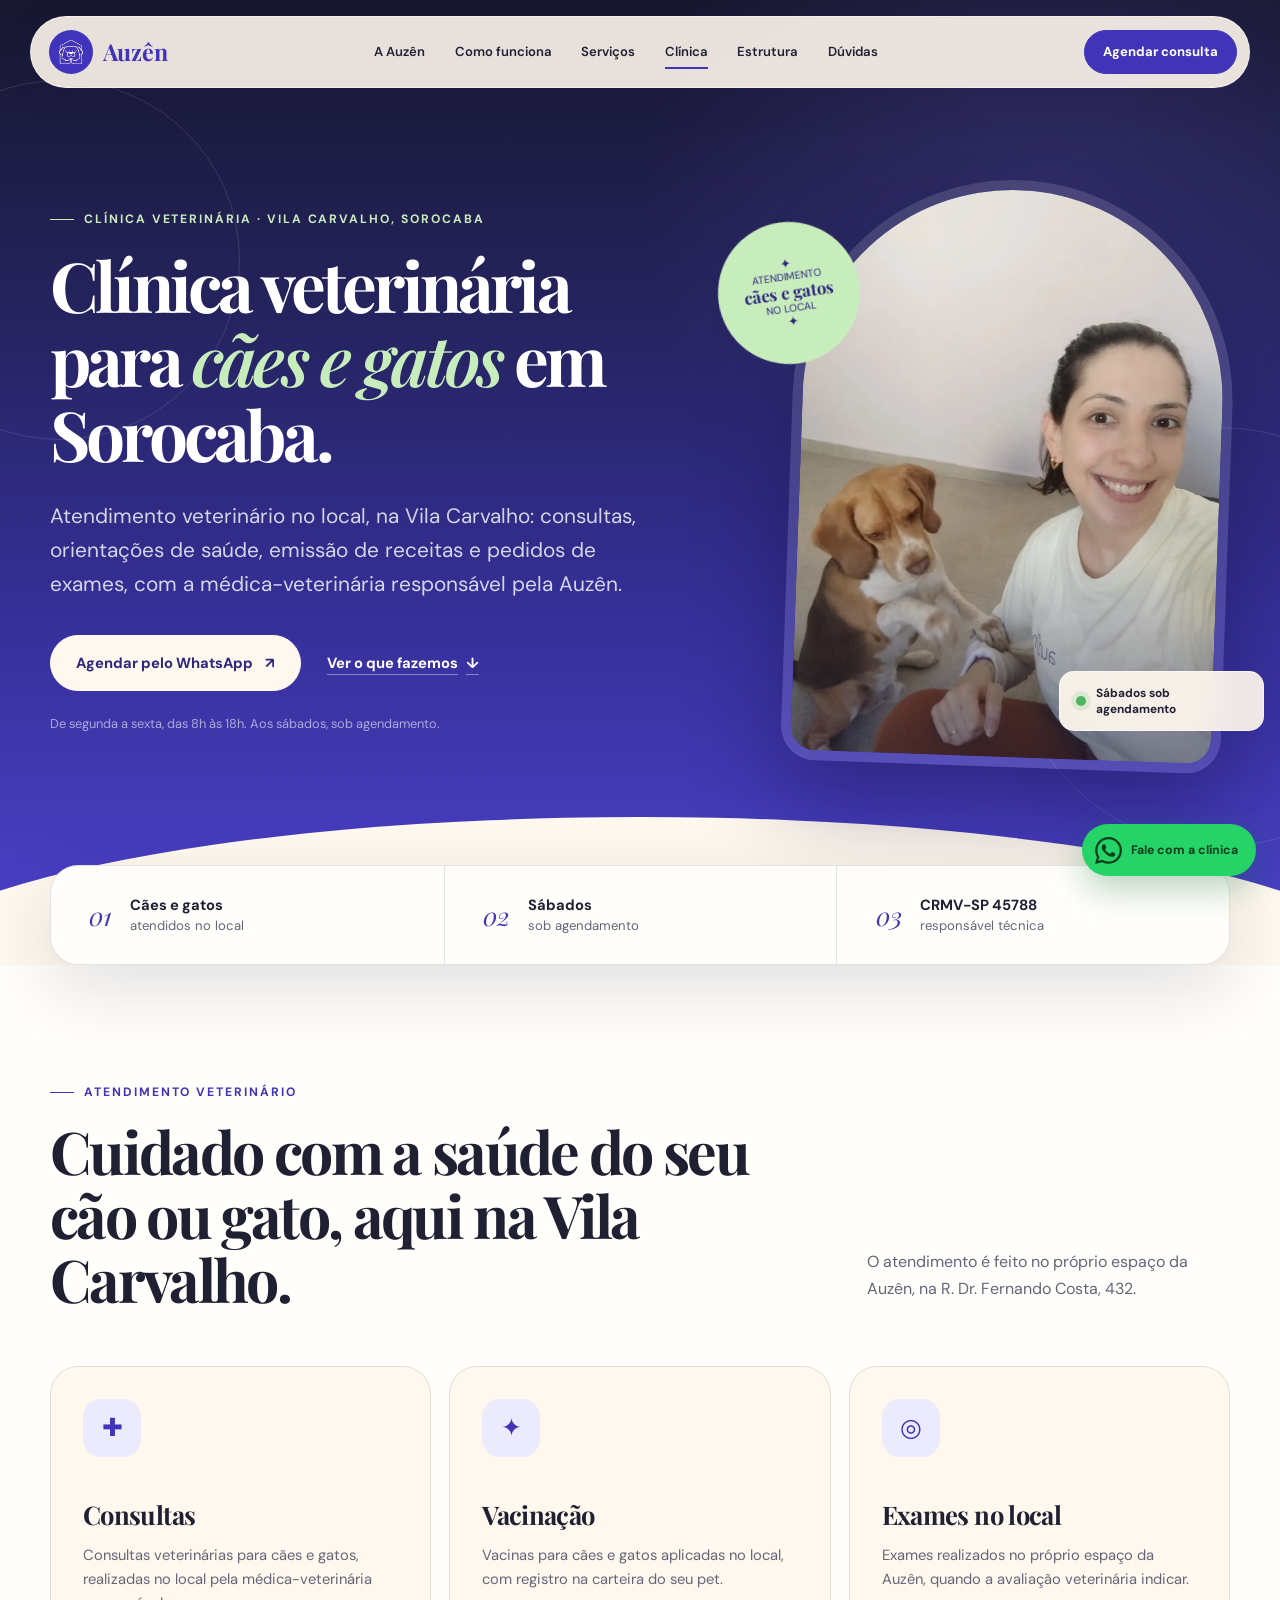
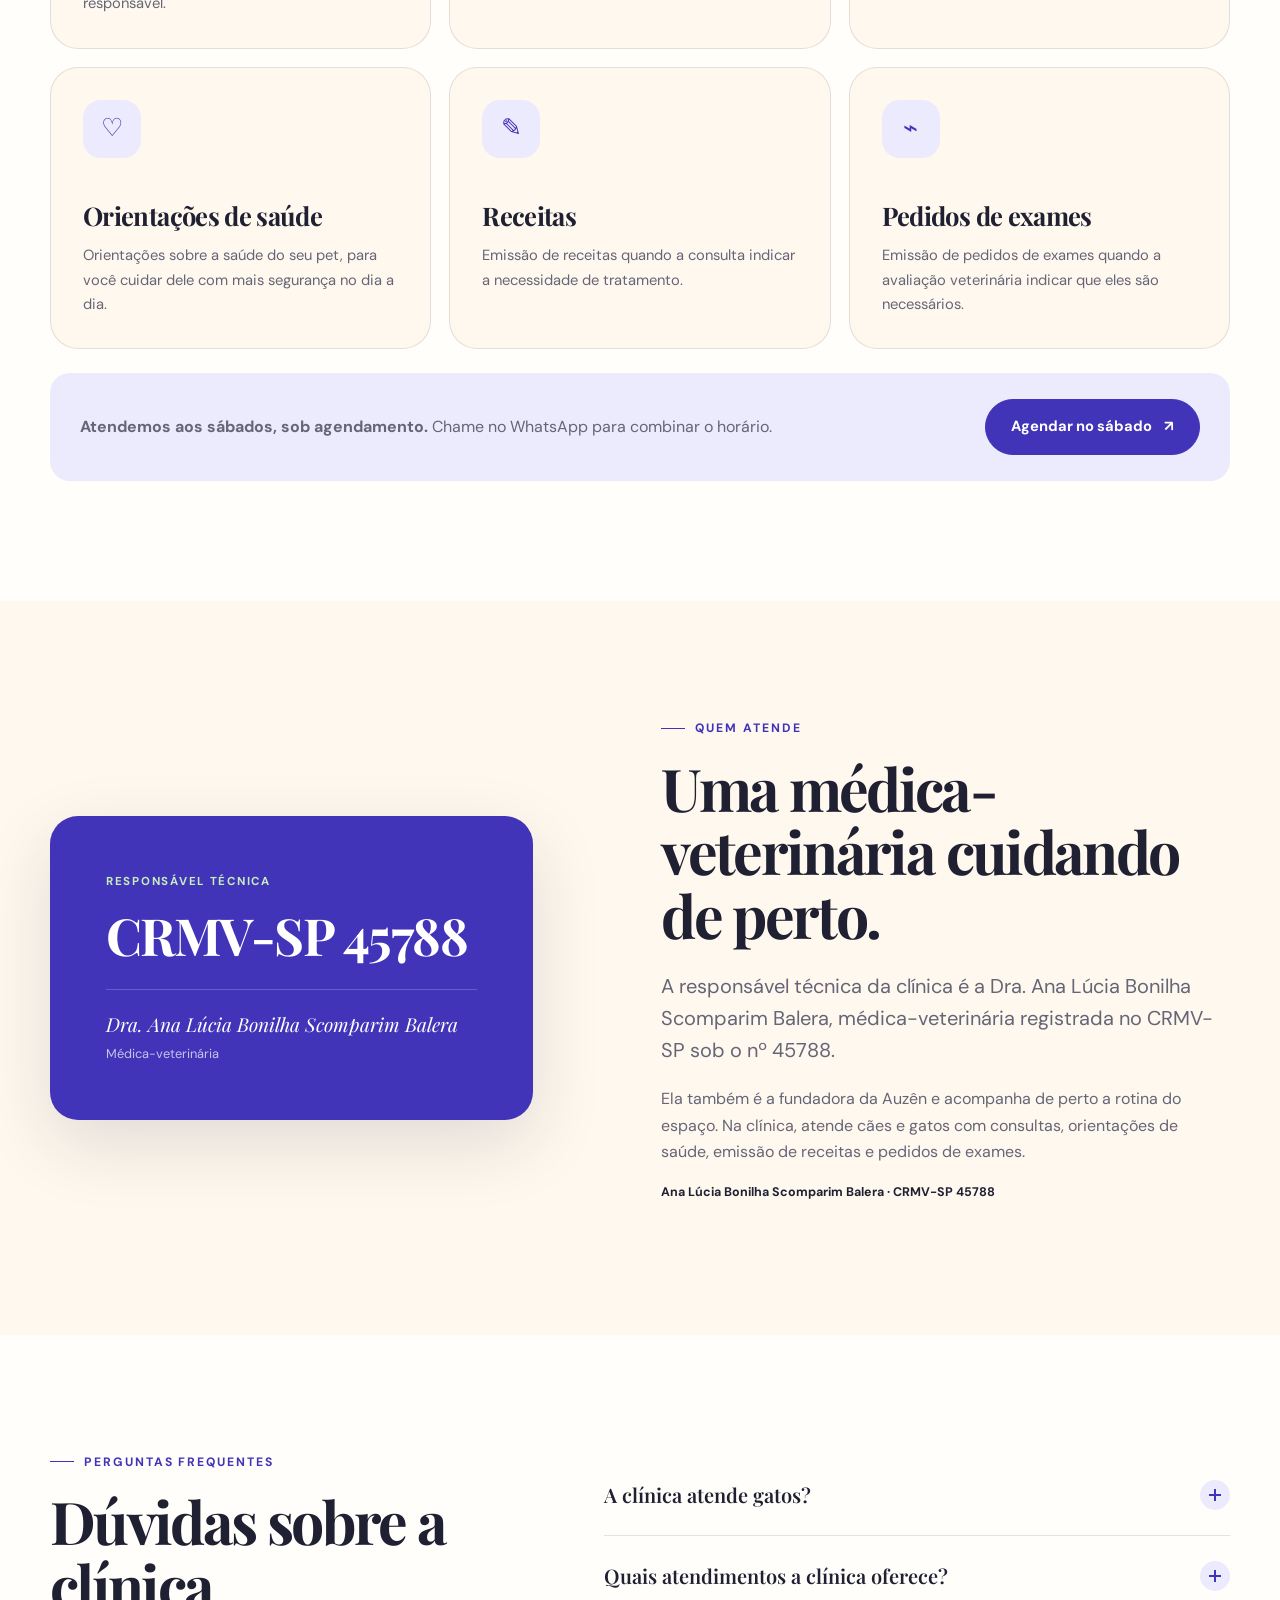
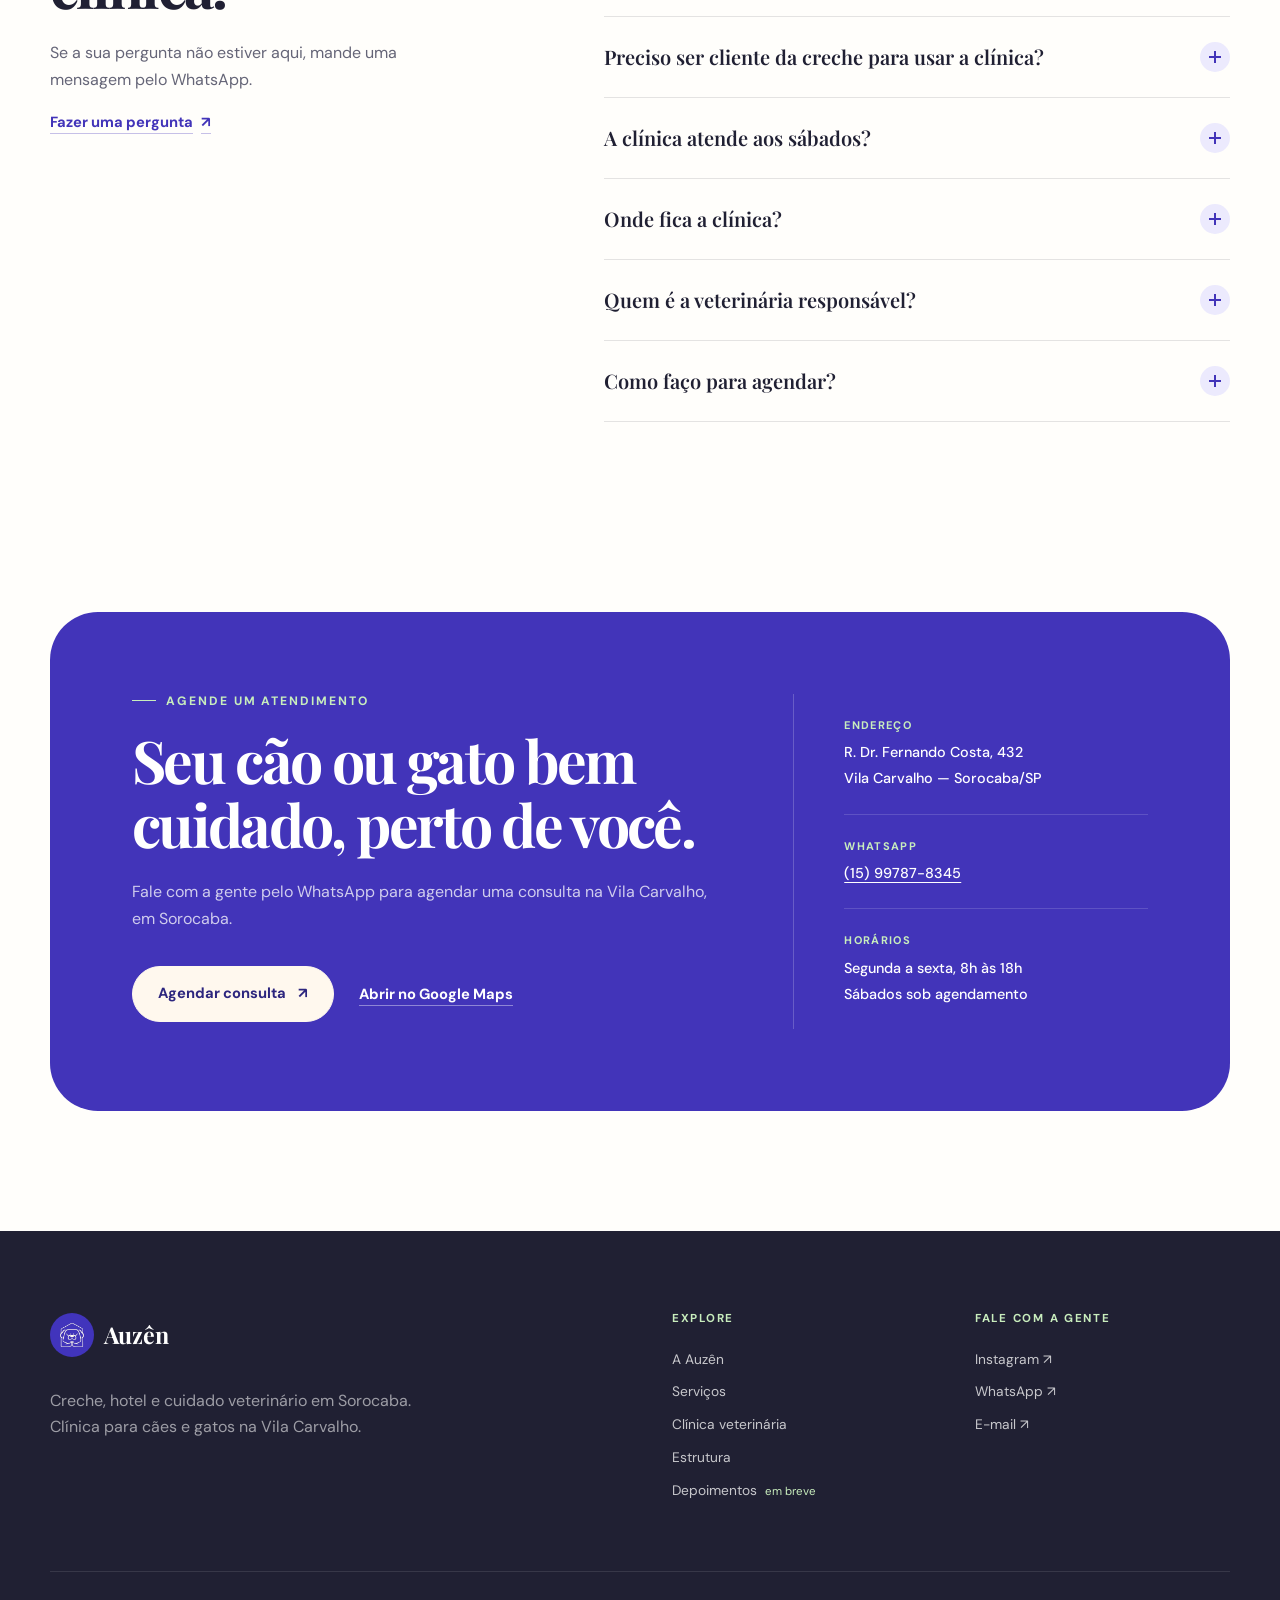
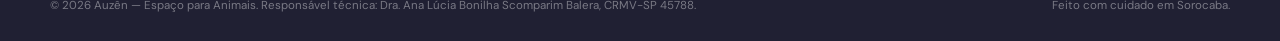
<file: clinica-veterinaria.html>
<!doctype html>
<html lang="pt-BR">
<head>
    <meta charset="utf-8">
    <meta name="viewport" content="width=device-width, initial-scale=1">

    <title>Clínica veterinária na Vila Carvalho, Sorocaba | Cães e gatos | Auzên</title>
    <meta name="description" content="Clínica veterinária em Sorocaba para cães e gatos, na Vila Carvalho: consultas, vacinação, exames no local e orientações de saúde. Atende também quem não é cliente da creche. Sábados sob agendamento.">
    <meta name="robots" content="index, follow, max-image-preview:large">
    <meta name="theme-color" content="#4234b9">
    <link rel="canonical" href="https://auzenpet.com.br/clinica-veterinaria.html">

    <meta property="og:type" content="website">
    <meta property="og:locale" content="pt_BR">
    <meta property="og:site_name" content="Auzên — Espaço para Animais">
    <meta property="og:url" content="https://auzenpet.com.br/clinica-veterinaria.html">
    <meta property="og:title" content="Clínica veterinária para cães e gatos em Sorocaba | Auzên">
    <meta property="og:description" content="Atendimento veterinário para cães e gatos na Vila Carvalho, com a Dra. Ana Lúcia (CRMV-SP 45788). Segunda a sexta, das 8h às 18h; sábados sob agendamento.">
    <meta property="og:image" content="https://auzenpet.com.br/assets/images/ana-e-pet.webp">
    <meta property="og:image:width" content="900">
    <meta property="og:image:height" content="1199">
    <meta property="og:image:alt" content="Dra. Ana Lúcia, médica-veterinária da Auzên, ao lado de um cão">
    <meta name="twitter:card" content="summary_large_image">

    <link rel="icon" type="image/png" href="favicon.png">
    <link rel="apple-touch-icon" href="favicon.png">
    <link rel="preconnect" href="https://fonts.googleapis.com">
    <link rel="preconnect" href="https://fonts.gstatic.com" crossorigin>
    <link href="https://fonts.googleapis.com/css2?family=DM+Sans:wght@400;500;600;700&amp;family=Playfair+Display:ital,wght@0,600;0,700;1,600&amp;display=swap" rel="stylesheet">
    <link rel="preload" href="assets/images/ana-e-pet.webp" as="image" type="image/webp" fetchpriority="high">
    <link rel="stylesheet" href="assets/css/styles.css">

    <script type="application/ld+json">
    {
      "@context": "https://schema.org",
      "@type": ["VeterinaryCare", "LocalBusiness"],
      "@id": "https://auzenpet.com.br/clinica-veterinaria.html#clinica",
      "name": "Auzên — Espaço para Animais",
      "alternateName": "Clínica veterinária Auzên",
      "description": "Atendimento veterinário no local para cães e gatos na Vila Carvalho, em Sorocaba/SP: consultas, vacinação, exames no local, orientações de saúde, receitas e pedidos de exames. Atende também quem não é cliente da creche. De segunda a sexta, das 8h às 18h; aos sábados, sob agendamento.",
      "openingHoursSpecification": [{
        "@type": "OpeningHoursSpecification",
        "dayOfWeek": ["Monday", "Tuesday", "Wednesday", "Thursday", "Friday"],
        "opens": "08:00",
        "closes": "18:00"
      }],
      "url": "https://auzenpet.com.br/clinica-veterinaria.html",
      "image": "https://auzenpet.com.br/assets/images/ana-e-pet.webp",
      "telephone": "+55 15 99787-8345",
      "email": "auzenespacoparaanimais@gmail.com",
      "address": {
        "@type": "PostalAddress",
        "streetAddress": "Rua Dr. Fernando Costa, 432 - Vila Carvalho",
        "addressLocality": "Sorocaba",
        "addressRegion": "SP",
        "addressCountry": "BR"
      },
      "areaServed": {
        "@type": "City",
        "name": "Sorocaba"
      },
      "employee": {
        "@type": "Person",
        "name": "Ana Lúcia Bonilha Scomparim Balera",
        "honorificPrefix": "Dra.",
        "jobTitle": "Médica-veterinária e responsável técnica",
        "identifier": {
          "@type": "PropertyValue",
          "propertyID": "CRMV-SP",
          "value": "45788"
        }
      },
      "hasOfferCatalog": {
        "@type": "OfferCatalog",
        "name": "Atendimento veterinário para cães e gatos",
        "itemListElement": [
          { "@type": "Offer", "itemOffered": { "@type": "Service", "name": "Consulta veterinária para cães e gatos" } },
          { "@type": "Offer", "itemOffered": { "@type": "Service", "name": "Vacinação de cães e gatos" } },
          { "@type": "Offer", "itemOffered": { "@type": "Service", "name": "Exames no local" } },
          { "@type": "Offer", "itemOffered": { "@type": "Service", "name": "Orientações de saúde" } },
          { "@type": "Offer", "itemOffered": { "@type": "Service", "name": "Emissão de receitas" } },
          { "@type": "Offer", "itemOffered": { "@type": "Service", "name": "Pedidos de exames" } }
        ]
      },
      "parentOrganization": {
        "@type": "LocalBusiness",
        "@id": "https://auzenpet.com.br/#auzen",
        "name": "Auzên — Espaço para Animais",
        "url": "https://auzenpet.com.br/"
      },
      "sameAs": ["https://instagram.com/auzenespacopet"]
    }
    </script>
</head>
<body>
    <a class="skip-link" href="#conteudo">Ir para o conteúdo</a>

    <header class="site-header" data-header>
        <div class="header-inner">
            <a class="brand" href="index.html" aria-label="Auzên — página inicial">
                <img src="assets/images/logo-auzen.webp" width="320" height="320" alt="" decoding="async">
                <span>Auzên</span>
            </a>

            <button class="menu-toggle" type="button" aria-expanded="false" aria-controls="menu-principal" data-menu-toggle>
                <span class="sr-only">Abrir menu</span>
                <span></span><span></span><span></span>
            </button>

            <nav id="menu-principal" class="main-nav" aria-label="Navegação principal" data-menu>
                <a href="index.html#essencia">A Auzên</a>
                <a href="index.html#como-funciona">Como funciona</a>
                <a href="index.html#servicos">Serviços</a>
                <a href="clinica-veterinaria.html" aria-current="page">Clínica</a>
                <a href="index.html#estrutura">Estrutura</a>
                <a href="#duvidas">Dúvidas</a>
            </nav>

            <a class="button button-small header-cta" data-cta="clinica-header" href="https://wa.me/5515997878345?text=Ol%C3%A1%2C%20vim%20pela%20p%C3%A1gina%20da%20cl%C3%ADnica%20da%20Auz%C3%AAn%20e%20gostaria%20de%20agendar%20uma%20consulta." target="_blank" rel="noopener noreferrer">
                Agendar consulta
            </a>
        </div>
    </header>

    <main id="conteudo">
        <section class="hero hero-clinic" id="inicio">
            <div class="hero-orb hero-orb-one" aria-hidden="true"></div>
            <div class="hero-orb hero-orb-two" aria-hidden="true"></div>
            <div class="container hero-grid">
                <div class="hero-copy reveal is-visible">
                    <p class="eyebrow eyebrow-light">Clínica veterinária · Vila Carvalho, Sorocaba</p>
                    <h1>Clínica veterinária para <em>cães e gatos</em> em Sorocaba.</h1>
                    <p class="hero-lead">Atendimento veterinário no local, na Vila Carvalho: consultas, orientações de saúde, emissão de receitas e pedidos de exames, com a médica-veterinária responsável pela Auzên.</p>
                    <div class="hero-actions">
                        <a class="button button-cream" data-cta="clinica-hero" href="https://wa.me/5515997878345?text=Ol%C3%A1%2C%20vim%20pela%20p%C3%A1gina%20da%20cl%C3%ADnica%20da%20Auz%C3%AAn%20e%20gostaria%20de%20agendar%20uma%20consulta%20para%20o%20meu%20pet." target="_blank" rel="noopener noreferrer">
                            Agendar pelo WhatsApp
                            <span aria-hidden="true">↗</span>
                        </a>
                        <a class="text-link text-link-light" href="#atendimento">Ver o que fazemos <span aria-hidden="true">↓</span></a>
                    </div>
                    <p class="hero-note">De segunda a sexta, das 8h às 18h. Aos sábados, sob agendamento.</p>
                </div>

                <div class="hero-visual reveal is-visible">
                    <div class="hero-photo-wrap">
                        <img class="hero-photo" src="assets/images/ana-e-pet.webp" width="900" height="1199" alt="Dra. Ana Lúcia, médica-veterinária da Auzên, ao lado de um cão" fetchpriority="high">
                    </div>
                    <div class="hero-stamp" aria-label="Atendimento para cães e gatos">
                        <span>atendimento</span>
                        <strong>cães e gatos</strong>
                        <span>no local</span>
                    </div>
                    <div class="hero-caption">
                        <span class="status-dot" aria-hidden="true"></span>
                        Sábados sob agendamento
                    </div>
                </div>
            </div>
        </section>

        <section class="trust-strip" aria-label="Destaques da clínica">
            <div class="container trust-grid">
                <div class="trust-item reveal">
                    <span class="trust-number">01</span>
                    <p><strong>Cães e gatos</strong><br>atendidos no local</p>
                </div>
                <div class="trust-item reveal">
                    <span class="trust-number">02</span>
                    <p><strong>Sábados</strong><br>sob agendamento</p>
                </div>
                <div class="trust-item reveal">
                    <span class="trust-number">03</span>
                    <p><strong>CRMV-SP 45788</strong><br>responsável técnica</p>
                </div>
            </div>
        </section>

        <section class="section services clinic-services" id="atendimento">
            <div class="container">
                <div class="section-heading reveal">
                    <div>
                        <p class="eyebrow">Atendimento veterinário</p>
                        <h2>Cuidado com a saúde do seu cão ou gato, aqui na Vila Carvalho.</h2>
                    </div>
                    <p>O atendimento é feito no próprio espaço da Auzên, na R. Dr. Fernando Costa, 432.</p>
                </div>

                <div class="clinic-services-grid">
                    <article class="service-card reveal">
                        <div class="service-icon" aria-hidden="true">✚</div>
                        <h3>Consultas</h3>
                        <p>Consultas veterinárias para cães e gatos, realizadas no local pela médica-veterinária responsável.</p>
                    </article>
                    <article class="service-card reveal">
                        <div class="service-icon" aria-hidden="true">✦</div>
                        <h3>Vacinação</h3>
                        <p>Vacinas para cães e gatos aplicadas no local, com registro na carteira do seu pet.</p>
                    </article>
                    <article class="service-card reveal">
                        <div class="service-icon" aria-hidden="true">◎</div>
                        <h3>Exames no local</h3>
                        <p>Exames realizados no próprio espaço da Auzên, quando a avaliação veterinária indicar.</p>
                    </article>
                    <article class="service-card reveal">
                        <div class="service-icon" aria-hidden="true">♡</div>
                        <h3>Orientações de saúde</h3>
                        <p>Orientações sobre a saúde do seu pet, para você cuidar dele com mais segurança no dia a dia.</p>
                    </article>
                    <article class="service-card reveal">
                        <div class="service-icon" aria-hidden="true">✎</div>
                        <h3>Receitas</h3>
                        <p>Emissão de receitas quando a consulta indicar a necessidade de tratamento.</p>
                    </article>
                    <article class="service-card reveal">
                        <div class="service-icon" aria-hidden="true">⌁</div>
                        <h3>Pedidos de exames</h3>
                        <p>Emissão de pedidos de exames quando a avaliação veterinária indicar que eles são necessários.</p>
                    </article>
                </div>

                <div class="method-cta clinic-saturday reveal">
                    <p><strong>Atendemos aos sábados, sob agendamento.</strong> Chame no WhatsApp para combinar o horário.</p>
                    <a class="button" data-cta="clinica-sabado" href="https://wa.me/5515997878345?text=Ol%C3%A1%21%20Gostaria%20de%20agendar%20um%20atendimento%20veterin%C3%A1rio%20no%20s%C3%A1bado." target="_blank" rel="noopener noreferrer">Agendar no sábado <span aria-hidden="true">↗</span></a>
                </div>
            </div>
        </section>

        <section class="section clinic-vet" id="responsavel-tecnica">
            <div class="container about-grid">
                <div class="clinic-credential reveal">
                    <span class="clinic-credential-label">Responsável técnica</span>
                    <strong class="clinic-credential-number">CRMV-SP 45788</strong>
                    <p>Dra. Ana Lúcia Bonilha Scomparim Balera<br><span>Médica-veterinária</span></p>
                </div>

                <div class="about-copy reveal">
                    <p class="eyebrow">Quem atende</p>
                    <h2>Uma médica-veterinária cuidando de perto.</h2>
                    <p class="lead">A responsável técnica da clínica é a Dra. Ana Lúcia Bonilha Scomparim Balera, médica-veterinária registrada no CRMV-SP sob o nº 45788.</p>
                    <p>Ela também é a fundadora da Auzên e acompanha de perto a rotina do espaço. Na clínica, atende cães e gatos com consultas, orientações de saúde, emissão de receitas e pedidos de exames.</p>
                    <p class="signature">Ana Lúcia Bonilha Scomparim Balera · CRMV-SP 45788</p>
                </div>
            </div>
        </section>

        <section class="section faq" id="duvidas">
            <div class="container faq-grid">
                <div class="faq-intro reveal">
                    <p class="eyebrow">Perguntas frequentes</p>
                    <h2>Dúvidas sobre a clínica.</h2>
                    <p>Se a sua pergunta não estiver aqui, mande uma mensagem pelo WhatsApp.</p>
                    <a class="text-link" href="https://wa.me/5515997878345?text=Ol%C3%A1%21%20Tenho%20uma%20d%C3%BAvida%20sobre%20a%20cl%C3%ADnica%20veterin%C3%A1ria%20da%20Auz%C3%AAn." data-cta="clinica-faq" target="_blank" rel="noopener noreferrer">Fazer uma pergunta <span aria-hidden="true">↗</span></a>
                </div>

                <div class="accordion reveal">
                    <details>
                        <summary>A clínica atende gatos?<span aria-hidden="true"></span></summary>
                        <p>Sim. A clínica veterinária da Auzên atende cães e gatos.</p>
                    </details>
                    <details>
                        <summary>Quais atendimentos a clínica oferece?<span aria-hidden="true"></span></summary>
                        <p>Consultas, vacinação, exames no local, orientações de saúde, receitas e pedidos de exames, sempre no próprio espaço da Auzên.</p>
                    </details>
                    <details>
                        <summary>Preciso ser cliente da creche para usar a clínica?<span aria-hidden="true"></span></summary>
                        <p>Não. A clínica atende cães e gatos de qualquer tutor, frequentem ou não a creche e o hotel.</p>
                    </details>
                    <details>
                        <summary>A clínica atende aos sábados?<span aria-hidden="true"></span></summary>
                        <p>Sim, aos sábados o atendimento é feito sob agendamento. Combine o horário pelo WhatsApp (15) 99787-8345.</p>
                    </details>
                    <details>
                        <summary>Onde fica a clínica?<span aria-hidden="true"></span></summary>
                        <p>Na R. Dr. Fernando Costa, 432, Vila Carvalho, em Sorocaba/SP — no mesmo endereço da creche e hotel da Auzên.</p>
                    </details>
                    <details>
                        <summary>Quem é a veterinária responsável?<span aria-hidden="true"></span></summary>
                        <p>A responsável técnica é a Dra. Ana Lúcia Bonilha Scomparim Balera, médica-veterinária, CRMV-SP 45788.</p>
                    </details>
                    <details>
                        <summary>Como faço para agendar?<span aria-hidden="true"></span></summary>
                        <p>Pelo WhatsApp (15) 99787-8345. Conte um pouco sobre o seu cão ou gato e combinamos o atendimento.</p>
                    </details>
                </div>
            </div>
        </section>

        <section class="section visit" id="contato">
            <div class="container visit-card reveal">
                <div class="visit-copy">
                    <p class="eyebrow eyebrow-light">Agende um atendimento</p>
                    <h2>Seu cão ou gato bem cuidado, perto de você.</h2>
                    <p>Fale com a gente pelo WhatsApp para agendar uma consulta na Vila Carvalho, em Sorocaba.</p>
                    <div class="visit-actions">
                        <a class="button button-cream" data-cta="clinica-final" href="https://wa.me/5515997878345?text=Ol%C3%A1%21%20Gostaria%20de%20agendar%20uma%20consulta%20veterin%C3%A1ria%20para%20o%20meu%20c%C3%A3o%20ou%20gato." target="_blank" rel="noopener noreferrer">Agendar consulta <span aria-hidden="true">↗</span></a>
                        <a class="text-link text-link-light" href="https://www.google.com/maps/search/?api=1&amp;query=R.%20Dr.%20Fernando%20Costa%2C%20432%2C%20Vila%20Carvalho%2C%20Sorocaba%20SP" target="_blank" rel="noopener noreferrer">Abrir no Google Maps</a>
                    </div>
                </div>
                <address class="visit-info">
                    <div>
                        <span>Endereço</span>
                        <strong>R. Dr. Fernando Costa, 432<br>Vila Carvalho — Sorocaba/SP</strong>
                    </div>
                    <div>
                        <span>WhatsApp</span>
                        <strong><a href="https://wa.me/5515997878345" data-cta="clinica-telefone" target="_blank" rel="noopener noreferrer">(15) 99787-8345</a></strong>
                    </div>
                    <div>
                        <span>Horários</span>
                        <strong>Segunda a sexta, 8h às 18h<br>Sábados sob agendamento</strong>
                    </div>
                </address>
            </div>
        </section>
    </main>

    <footer class="site-footer">
        <div class="container footer-grid">
            <div class="footer-brand">
                <a class="brand brand-footer" href="index.html">
                    <img src="assets/images/logo-auzen.webp" width="320" height="320" alt="" loading="lazy" decoding="async">
                    <span>Auzên</span>
                </a>
                <p>Creche, hotel e cuidado veterinário em Sorocaba. Clínica para cães e gatos na Vila Carvalho.</p>
            </div>
            <div class="footer-column">
                <h2>Explore</h2>
                <a href="index.html#essencia">A Auzên</a>
                <a href="index.html#servicos">Serviços</a>
                <a href="clinica-veterinaria.html">Clínica veterinária</a>
                <a href="index.html#estrutura">Estrutura</a>
                <a href="depoimentos.html">Depoimentos <small>em breve</small></a>
            </div>
            <div class="footer-column">
                <h2>Fale com a gente</h2>
                <a href="https://instagram.com/auzenespacopet" target="_blank" rel="noopener noreferrer">Instagram ↗</a>
                <a href="https://wa.me/5515997878345" target="_blank" rel="noopener noreferrer">WhatsApp ↗</a>
                <a href="mailto:auzenespacoparaanimais@gmail.com">E-mail ↗</a>
            </div>
        </div>
        <div class="container footer-bottom">
            <p>© <span data-year>2026</span> Auzên — Espaço para Animais. Responsável técnica: Dra. Ana Lúcia Bonilha Scomparim Balera, CRMV-SP 45788.</p>
            <p>Feito com cuidado em Sorocaba.</p>
        </div>
    </footer>

    <a class="whatsapp-float" data-cta="clinica-floating" href="https://wa.me/5515997878345?text=Ol%C3%A1%2C%20vim%20pela%20p%C3%A1gina%20da%20cl%C3%ADnica%20veterin%C3%A1ria%20da%20Auz%C3%AAn%20e%20gostaria%20de%20mais%20informa%C3%A7%C3%B5es." target="_blank" rel="noopener noreferrer" aria-label="Conversar com a clínica da Auzên pelo WhatsApp">
        <svg viewBox="0 0 24 24" aria-hidden="true"><path d="M17.47 14.38c-.3-.15-1.76-.87-2.03-.97-.27-.1-.47-.15-.67.15-.2.3-.77.97-.94 1.16-.17.2-.35.22-.64.08-.3-.15-1.26-.47-2.39-1.48-.88-.79-1.48-1.76-1.65-2.06-.17-.3-.02-.46.13-.61.13-.13.3-.35.45-.52.15-.17.2-.3.3-.5.1-.2.05-.37-.03-.52-.07-.15-.67-1.61-.92-2.21-.24-.58-.49-.5-.67-.51h-.57c-.2 0-.52.07-.79.37-.27.3-1.04 1.02-1.04 2.48s1.07 2.88 1.21 3.07c.15.2 2.1 3.2 5.08 4.49.71.31 1.26.49 1.69.63.71.23 1.36.2 1.87.12.57-.09 1.76-.72 2.01-1.41.25-.69.25-1.29.17-1.41-.07-.12-.27-.2-.57-.35m-5.42 7.4h-.01a9.87 9.87 0 0 1-5.03-1.38l-.36-.21-3.74.98 1-3.65-.24-.37a9.86 9.86 0 0 1-1.51-5.26A9.89 9.89 0 0 1 12.05 2c2.64 0 5.12 1.03 6.99 2.9a9.82 9.82 0 0 1 2.89 6.99c0 5.45-4.44 9.89-9.88 9.89M20.47 3.49A11.82 11.82 0 0 0 12.05 0C5.5 0 .16 5.34.16 11.89c0 2.1.55 4.14 1.59 5.95L.06 24l6.3-1.65a11.88 11.88 0 0 0 5.69 1.45c6.55 0 11.89-5.34 11.89-11.9 0-3.18-1.23-6.16-3.47-8.41Z"/></svg>
        <span>Fale com a clínica</span>
    </a>

    <script src="assets/js/main.js" defer></script>
</body>
</html>
</file>
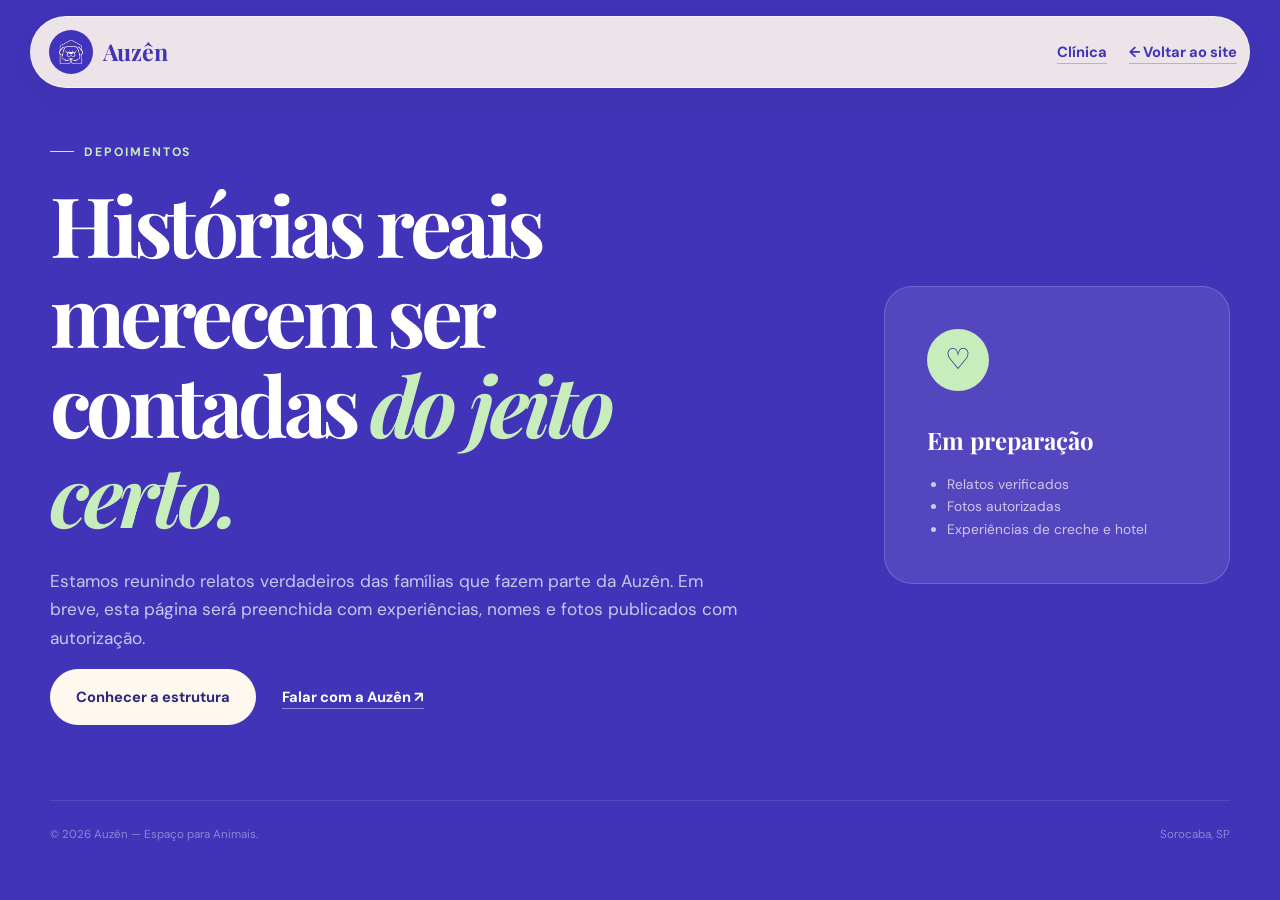
<file: depoimentos.html>
<!doctype html>
<html lang="pt-BR">
<head>
    <meta charset="utf-8">
    <meta name="viewport" content="width=device-width, initial-scale=1">
    <title>Depoimentos | Auzên — Espaço para Animais</title>
    <meta name="description" content="Em breve, histórias reais de famílias que fazem parte da Auzên.">
    <meta name="robots" content="noindex, follow">
    <meta name="theme-color" content="#4234b9">
    <link rel="canonical" href="https://auzenpet.com.br/depoimentos.html">
    <link rel="icon" type="image/png" href="favicon.png">
    <link rel="preconnect" href="https://fonts.googleapis.com">
    <link rel="preconnect" href="https://fonts.gstatic.com" crossorigin>
    <link href="https://fonts.googleapis.com/css2?family=DM+Sans:wght@400;500;600;700&amp;family=Playfair+Display:ital,wght@0,600;0,700;1,600&amp;display=swap" rel="stylesheet">
    <link rel="stylesheet" href="assets/css/styles.css">
</head>
<body class="coming-page">
    <a class="skip-link" href="#conteudo">Ir para o conteúdo</a>

    <header class="site-header" data-header>
        <div class="header-inner coming-header">
            <a class="brand" href="index.html" aria-label="Voltar para o início da Auzên">
                <img src="assets/images/logo-auzen.webp" width="320" height="320" alt="">
                <span>Auzên</span>
            </a>
            <nav class="coming-nav" aria-label="Navegação principal">
                <a class="text-link" href="clinica-veterinaria.html">Clínica</a>
                <a class="text-link" href="index.html">← Voltar ao site</a>
            </nav>
        </div>
    </header>

    <main id="conteudo" class="coming-main">
        <section class="container coming-card">
            <div class="coming-copy">
                <p class="eyebrow eyebrow-light">Depoimentos</p>
                <h1>Histórias reais merecem ser contadas <em>do jeito certo.</em></h1>
                <p>Estamos reunindo relatos verdadeiros das famílias que fazem parte da Auzên. Em breve, esta página será preenchida com experiências, nomes e fotos publicados com autorização.</p>
                <div class="hero-actions">
                    <a class="button button-cream" href="index.html#estrutura">Conhecer a estrutura</a>
                    <a class="text-link text-link-light" href="https://wa.me/5515997878345?text=Ol%C3%A1%2C%20vim%20pelo%20site%20da%20Auz%C3%AAn%20e%20gostaria%20de%20conhecer%20o%20espa%C3%A7o." target="_blank" rel="noopener noreferrer">Falar com a Auzên ↗</a>
                </div>
            </div>
            <div class="coming-note" aria-label="Conteúdo previsto para esta página">
                <span class="coming-paw" aria-hidden="true">♡</span>
                <p><strong>Em preparação</strong></p>
                <ul>
                    <li>Relatos verificados</li>
                    <li>Fotos autorizadas</li>
                    <li>Experiências de creche e hotel</li>
                </ul>
            </div>
        </section>
    </main>

    <footer class="coming-footer">
        <div class="container footer-bottom">
            <p>© <span data-year>2026</span> Auzên — Espaço para Animais.</p>
            <p>Sorocaba, SP</p>
        </div>
    </footer>

    <script src="assets/js/main.js" defer></script>
</body>
</html>
</file>
<file: assets/css/styles.css>
:root {
    --purple: #4234b9;
    --purple-dark: #2d267e;
    --purple-soft: #eceafd;
    --ink: #202033;
    --muted: #656577;
    --cream: #fff8ee;
    --cream-deep: #f5eadb;
    --mint: #c8edbd;
    --white: #fffefb;
    --line: rgba(32, 32, 51, 0.12);
    --shadow: 0 24px 70px rgba(31, 28, 65, 0.13);
    --radius-sm: 16px;
    --radius-md: 28px;
    --radius-lg: 48px;
    --container: 1180px;
    --transition: 220ms ease;
}

*,
*::before,
*::after {
    box-sizing: border-box;
}

html {
    scroll-behavior: smooth;
    scroll-padding-top: 100px;
}

body {
    margin: 0;
    background: var(--cream);
    color: var(--ink);
    font-family: "DM Sans", sans-serif;
    font-size: 16px;
    line-height: 1.65;
    overflow-x: hidden;
}

body.menu-open {
    overflow: hidden;
}

img {
    display: block;
    max-width: 100%;
}

button,
a {
    -webkit-tap-highlight-color: transparent;
}

button,
input,
textarea {
    font: inherit;
}

a {
    color: inherit;
}

h1,
h2,
h3,
p {
    margin-top: 0;
}

h1,
h2,
h3 {
    font-family: "Playfair Display", serif;
    line-height: 1.08;
}

h1 {
    margin-bottom: 28px;
    font-size: clamp(3.2rem, 6.5vw, 6.4rem);
    letter-spacing: -0.055em;
}

h2 {
    margin-bottom: 24px;
    font-size: clamp(2.4rem, 4.6vw, 4.5rem);
    letter-spacing: -0.045em;
}

h3 {
    margin-bottom: 14px;
    font-size: 1.65rem;
    letter-spacing: -0.025em;
}

::selection {
    background: var(--mint);
    color: var(--purple-dark);
}

:focus-visible {
    outline: 3px solid var(--mint);
    outline-offset: 4px;
}

.container {
    width: min(calc(100% - 40px), var(--container));
    margin-inline: auto;
}

.section {
    padding: 120px 0;
}

.sr-only {
    position: absolute;
    width: 1px;
    height: 1px;
    padding: 0;
    margin: -1px;
    overflow: hidden;
    clip: rect(0, 0, 0, 0);
    white-space: nowrap;
    border: 0;
}

.skip-link {
    position: fixed;
    top: 10px;
    left: 10px;
    z-index: 9999;
    padding: 10px 16px;
    border-radius: 10px;
    background: var(--white);
    color: var(--purple);
    font-weight: 700;
    transform: translateY(-150%);
    transition: transform var(--transition);
}

.skip-link:focus {
    transform: translateY(0);
}

.eyebrow {
    display: flex;
    align-items: center;
    gap: 10px;
    margin-bottom: 20px;
    color: var(--purple);
    font-size: 0.76rem;
    font-weight: 700;
    letter-spacing: 0.16em;
    line-height: 1.2;
    text-transform: uppercase;
}

.eyebrow::before {
    width: 24px;
    height: 1px;
    background: currentColor;
    content: "";
}

.eyebrow-light {
    color: var(--mint);
}

.lead {
    font-size: 1.25rem;
    line-height: 1.6;
}

.button {
    display: inline-flex;
    align-items: center;
    justify-content: center;
    gap: 12px;
    min-height: 56px;
    padding: 15px 25px;
    border: 1px solid var(--purple);
    border-radius: 999px;
    background: var(--purple);
    color: white;
    font-size: 0.92rem;
    font-weight: 700;
    line-height: 1.2;
    text-decoration: none;
    transition: transform var(--transition), box-shadow var(--transition), background var(--transition);
}

.button:hover {
    background: var(--purple-dark);
    box-shadow: 0 12px 30px rgba(66, 52, 185, 0.25);
    transform: translateY(-2px);
}

.button-small {
    min-height: 44px;
    padding: 11px 18px;
    font-size: 0.82rem;
}

.button-cream {
    border-color: var(--cream);
    background: var(--cream);
    color: var(--purple-dark);
}

.button-cream:hover {
    border-color: var(--mint);
    background: var(--mint);
    box-shadow: 0 12px 32px rgba(16, 14, 50, 0.18);
}

.text-link {
    display: inline-flex;
    align-items: center;
    gap: 8px;
    color: var(--purple);
    font-size: 0.92rem;
    font-weight: 700;
    text-decoration: underline;
    text-decoration-color: rgba(66, 52, 185, 0.3);
    text-underline-offset: 6px;
}

.text-link:hover {
    text-decoration-color: currentColor;
}

.text-link-light {
    color: white;
    text-decoration-color: rgba(255, 255, 255, 0.4);
}

.site-header {
    position: fixed;
    top: 16px;
    right: 0;
    left: 0;
    z-index: 1000;
    transition: top var(--transition);
}

.header-inner {
    display: flex;
    align-items: center;
    width: min(calc(100% - 32px), 1220px);
    min-height: 72px;
    margin-inline: auto;
    padding: 10px 12px 10px 18px;
    border: 1px solid rgba(255, 255, 255, 0.45);
    border-radius: 999px;
    background: rgba(255, 248, 238, 0.9);
    box-shadow: 0 10px 40px rgba(34, 29, 81, 0.1);
    -webkit-backdrop-filter: blur(16px);
    backdrop-filter: blur(16px);
}

.site-header.is-scrolled {
    top: 8px;
}

.brand {
    display: inline-flex;
    flex: 0 0 auto;
    align-items: center;
    gap: 10px;
    color: var(--purple);
    font-family: "Playfair Display", serif;
    font-size: 1.45rem;
    font-weight: 700;
    text-decoration: none;
}

.brand img {
    width: 44px;
    height: 44px;
    border-radius: 50%;
}

.main-nav {
    display: flex;
    align-items: center;
    gap: clamp(16px, 2.3vw, 30px);
    margin-inline: auto;
}

.main-nav a {
    position: relative;
    color: var(--ink);
    font-size: 0.82rem;
    font-weight: 600;
    text-decoration: none;
}

.main-nav a::after {
    position: absolute;
    right: 0;
    bottom: -6px;
    left: 0;
    height: 2px;
    background: var(--purple);
    content: "";
    transform: scaleX(0);
    transform-origin: right;
    transition: transform var(--transition);
}

.main-nav a:hover::after {
    transform: scaleX(1);
    transform-origin: left;
}

.menu-toggle {
    display: none;
    width: 44px;
    height: 44px;
    padding: 11px;
    border: 0;
    background: transparent;
}

.menu-toggle span:not(.sr-only) {
    display: block;
    width: 100%;
    height: 2px;
    margin: 5px 0;
    border-radius: 3px;
    background: var(--purple-dark);
    transition: transform var(--transition), opacity var(--transition);
}

.hero {
    position: relative;
    min-height: 920px;
    padding: 180px 0 90px;
    overflow: hidden;
    background:
        radial-gradient(circle at 82% 22%, rgba(112, 100, 214, 0.22) 0, rgba(112, 100, 214, 0) 32%),
        linear-gradient(180deg, #17172f 0%, #25235e 34%, #36309a 68%, #4b40c7 100%);
    color: white;
}

.hero::after {
    position: absolute;
    right: -10%;
    bottom: -230px;
    left: -10%;
    height: 330px;
    border-radius: 50% 50% 0 0;
    background: var(--cream);
    content: "";
}

.hero-grid {
    position: relative;
    z-index: 2;
    display: grid;
    grid-template-columns: minmax(0, 1.08fr) minmax(360px, 0.78fr);
    gap: clamp(50px, 8vw, 120px);
    align-items: center;
}

.hero-copy {
    max-width: 720px;
}

.hero h1 {
    color: white;
}

.hero h1 em {
    color: var(--mint);
    font-weight: 600;
}

.hero-lead {
    max-width: 660px;
    margin-bottom: 34px;
    color: rgba(255, 255, 255, 0.8);
    font-size: clamp(1.08rem, 1.7vw, 1.3rem);
}

.hero-actions {
    display: flex;
    flex-wrap: wrap;
    gap: 20px 26px;
    align-items: center;
}

.hero-note {
    max-width: 510px;
    margin: 22px 0 0;
    color: rgba(255, 255, 255, 0.58);
    font-size: 0.8rem;
}

.hero-visual {
    position: relative;
    width: min(100%, 440px);
    justify-self: end;
}

.hero-photo-wrap {
    position: relative;
    overflow: hidden;
    aspect-ratio: 3 / 4;
    border: 10px solid rgba(255, 255, 255, 0.12);
    border-radius: 230px 230px 36px 36px;
    box-shadow: 0 35px 90px rgba(21, 17, 65, 0.42);
    transform: rotate(2deg);
}

.hero-photo-wrap::after {
    position: absolute;
    inset: 0;
    background: linear-gradient(180deg, transparent 62%, rgba(22, 18, 55, 0.38));
    content: "";
}

.hero-photo {
    width: 100%;
    height: 100%;
    object-fit: cover;
}

.hero-stamp {
    position: absolute;
    top: 42px;
    left: -72px;
    display: flex;
    width: 142px;
    height: 142px;
    flex-direction: column;
    align-items: center;
    justify-content: center;
    border-radius: 50%;
    background: var(--mint);
    color: var(--purple-dark);
    font-size: 0.65rem;
    line-height: 1.15;
    text-align: center;
    text-transform: uppercase;
    transform: rotate(-8deg);
}

.hero-stamp::before,
.hero-stamp::after {
    content: "✦";
    font-size: 0.8rem;
}

.hero-stamp strong {
    font-family: "Playfair Display", serif;
    font-size: 1.05rem;
    text-transform: none;
}

.hero-caption {
    position: absolute;
    right: -34px;
    bottom: 36px;
    z-index: 2;
    display: flex;
    align-items: center;
    gap: 10px;
    max-width: 205px;
    padding: 13px 16px;
    border: 1px solid rgba(255, 255, 255, 0.6);
    border-radius: 15px;
    background: rgba(255, 248, 238, 0.92);
    box-shadow: var(--shadow);
    color: var(--ink);
    font-size: 0.74rem;
    font-weight: 700;
    line-height: 1.35;
    -webkit-backdrop-filter: blur(12px);
    backdrop-filter: blur(12px);
}

.status-dot {
    width: 10px;
    height: 10px;
    flex: 0 0 auto;
    border-radius: 50%;
    background: #4eb461;
    box-shadow: 0 0 0 5px rgba(78, 180, 97, 0.14);
}

.hero-orb {
    position: absolute;
    border: 1px solid rgba(255, 255, 255, 0.12);
    border-radius: 50%;
}

.hero-orb-one {
    top: 80px;
    left: -120px;
    width: 360px;
    height: 360px;
}

.hero-orb-two {
    right: -150px;
    bottom: 70px;
    width: 420px;
    height: 420px;
}

.trust-strip {
    position: relative;
    z-index: 3;
    margin-top: -52px;
}

.trust-grid {
    display: grid;
    grid-template-columns: repeat(3, 1fr);
    overflow: hidden;
    border: 1px solid var(--line);
    border-radius: var(--radius-md);
    background: var(--white);
    box-shadow: var(--shadow);
}

.trust-item {
    display: flex;
    gap: 18px;
    align-items: center;
    padding: 28px clamp(22px, 3vw, 42px);
}

.trust-item + .trust-item {
    border-left: 1px solid var(--line);
}

.trust-number {
    color: var(--purple);
    font-family: "Playfair Display", serif;
    font-size: 1.6rem;
    font-style: italic;
}

.trust-item p {
    margin: 0;
    color: var(--muted);
    font-size: 0.82rem;
    line-height: 1.45;
}

.trust-item strong {
    color: var(--ink);
    font-size: 0.92rem;
}

.about {
    padding-top: 160px;
}

.about-grid {
    display: grid;
    grid-template-columns: minmax(300px, 0.85fr) minmax(0, 1fr);
    gap: clamp(60px, 10vw, 140px);
    align-items: center;
}

.about-visual {
    position: relative;
    padding: 0 0 36px 36px;
}

.about-photo-card {
    overflow: hidden;
    padding: 12px 12px 28px;
    border-radius: 5px;
    background: white;
    box-shadow: var(--shadow);
    transform: rotate(-3deg);
}

.about-photo-frame {
    aspect-ratio: 4 / 5;
    overflow: hidden;
}

.about-photo-card img {
    width: 100%;
    height: 100%;
    object-fit: cover;
    object-position: center 62%;
    transform: scale(1.28) translate(-13%, -8%);
}

.about-photo-card p {
    margin: 22px 10px 0;
    font-family: "Playfair Display", serif;
    font-size: 1.15rem;
    font-style: italic;
    line-height: 1.3;
    text-align: center;
}

.about-photo-card span {
    color: var(--muted);
    font-family: "DM Sans", sans-serif;
    font-size: 0.72rem;
    font-style: normal;
}

.about-seal {
    position: absolute;
    right: -35px;
    bottom: 0;
    display: grid;
    width: 115px;
    height: 115px;
    place-items: center;
    border-radius: 50%;
    background: var(--purple);
    box-shadow: 0 18px 35px rgba(66, 52, 185, 0.26);
    color: white;
    font-family: "Playfair Display", serif;
    font-size: 0.84rem;
    font-style: italic;
    line-height: 1.15;
    text-align: center;
    transform: rotate(9deg);
}

.about-copy {
    max-width: 650px;
}

.about-copy > p:not(.eyebrow):not(.signature) {
    color: var(--muted);
}

.about-copy blockquote {
    margin: 35px 0 14px;
    padding: 24px 0 24px 28px;
    border-left: 3px solid var(--purple);
    color: var(--purple-dark);
    font-family: "Playfair Display", serif;
    font-size: 1.45rem;
    font-style: italic;
    line-height: 1.45;
}

.signature {
    color: var(--ink);
    font-size: 0.78rem;
    font-weight: 700;
}

.method {
    background: var(--purple-soft);
}

.section-heading {
    display: grid;
    grid-template-columns: minmax(0, 1.25fr) minmax(260px, 0.6fr);
    gap: 60px;
    align-items: end;
    margin-bottom: 56px;
}

.section-heading h2 {
    max-width: 820px;
    margin-bottom: 0;
}

.section-heading > p {
    margin-bottom: 8px;
    color: var(--muted);
}

.steps-list {
    display: grid;
    grid-template-columns: repeat(3, 1fr);
    gap: 18px;
    margin: 0;
    padding: 0;
    list-style: none;
}

.step-card {
    position: relative;
    min-height: 330px;
    padding: 38px;
    overflow: hidden;
    border: 1px solid rgba(66, 52, 185, 0.11);
    border-radius: var(--radius-md);
    background: rgba(255, 254, 251, 0.72);
}

.step-index {
    position: absolute;
    top: 22px;
    right: 28px;
    color: rgba(66, 52, 185, 0.2);
    font-family: "Playfair Display", serif;
    font-size: 4rem;
    font-style: italic;
    line-height: 1;
}

.step-icon {
    display: grid;
    width: 58px;
    height: 58px;
    place-items: center;
    margin-bottom: 66px;
    border-radius: 50%;
    background: var(--mint);
    color: var(--purple-dark);
    font-size: 1.4rem;
}

.step-card p {
    margin-bottom: 0;
    color: var(--muted);
    font-size: 0.92rem;
}

.method-cta {
    display: flex;
    align-items: center;
    justify-content: space-between;
    gap: 30px;
    margin-top: 24px;
    padding: 26px 30px;
    border-radius: 20px;
    background: var(--white);
}

.method-cta p {
    margin: 0;
    color: var(--muted);
}

.services {
    background: var(--white);
}

.services-grid {
    display: grid;
    grid-template-columns: 1.08fr 1fr 1fr;
    gap: 18px;
}

.service-card {
    position: relative;
    display: flex;
    min-height: 400px;
    flex-direction: column;
    padding: 38px;
    border: 1px solid var(--line);
    border-radius: var(--radius-md);
    background: var(--cream);
    transition: transform var(--transition), box-shadow var(--transition);
}

.service-card:hover {
    box-shadow: 0 20px 50px rgba(31, 28, 65, 0.1);
    transform: translateY(-5px);
}

.service-primary {
    border-color: var(--purple);
    background: var(--purple);
    color: white;
}

.service-tag {
    position: absolute;
    top: 24px;
    right: 24px;
    padding: 7px 12px;
    border-radius: 999px;
    background: var(--mint);
    color: var(--purple-dark);
    font-size: 0.67rem;
    font-weight: 700;
    text-transform: uppercase;
}

.service-icon {
    display: grid;
    width: 58px;
    height: 58px;
    place-items: center;
    margin-bottom: 70px;
    border-radius: 18px;
    background: var(--purple-soft);
    color: var(--purple);
    font-size: 1.55rem;
}

.service-primary .service-icon {
    background: rgba(255, 255, 255, 0.12);
    color: var(--mint);
}

.service-card h3 {
    font-size: 1.9rem;
}

.service-card p {
    margin-bottom: 30px;
    color: var(--muted);
    font-size: 0.92rem;
}

.service-primary p {
    color: rgba(255, 255, 255, 0.76);
}

.service-card a {
    margin-top: auto;
    color: var(--purple);
    font-size: 0.84rem;
    font-weight: 700;
    text-underline-offset: 5px;
}

.service-primary a {
    color: var(--mint);
}

.routine {
    overflow: hidden;
    background: var(--purple-dark);
    color: white;
}

.routine-grid {
    display: grid;
    grid-template-columns: minmax(300px, 0.72fr) minmax(0, 1.1fr);
    gap: clamp(60px, 9vw, 120px);
    align-items: center;
}

.routine h2 {
    color: white;
}

.routine-copy > p:not(.eyebrow) {
    color: rgba(255, 255, 255, 0.7);
}

.check-list {
    margin: 34px 0 0;
    padding: 0;
    list-style: none;
}

.check-list li {
    position: relative;
    padding: 14px 0 14px 35px;
    border-bottom: 1px solid rgba(255, 255, 255, 0.12);
    color: rgba(255, 255, 255, 0.86);
    font-size: 0.9rem;
}

.check-list li::before {
    position: absolute;
    left: 3px;
    color: var(--mint);
    content: "✓";
    font-weight: 700;
}

.routine-gallery {
    display: grid;
    grid-template-columns: 1.15fr 0.85fr;
    grid-template-rows: repeat(2, 260px);
    gap: 14px;
    transform: rotate(2deg);
}

.routine-gallery img {
    width: 100%;
    height: 100%;
    border-radius: 24px;
    object-fit: cover;
}

.routine-gallery .routine-large {
    grid-row: span 2;
}

.gallery-section {
    background: var(--cream);
}

.gallery-grid {
    display: grid;
    grid-template-columns: repeat(4, 1fr);
    grid-auto-rows: 230px;
    gap: 14px;
}

.gallery-item {
    position: relative;
    padding: 0;
    overflow: hidden;
    border: 0;
    border-radius: 20px;
    background: var(--cream-deep);
    cursor: zoom-in;
}

.gallery-item::after {
    position: absolute;
    right: 14px;
    bottom: 14px;
    display: grid;
    width: 38px;
    height: 38px;
    place-items: center;
    border-radius: 50%;
    background: rgba(255, 254, 251, 0.88);
    color: var(--purple);
    content: "+";
    font-size: 1.25rem;
    opacity: 0;
    transform: translateY(5px);
    transition: opacity var(--transition), transform var(--transition);
}

.gallery-item:hover::after,
.gallery-item:focus-visible::after {
    opacity: 1;
    transform: translateY(0);
}

.gallery-item img {
    width: 100%;
    height: 100%;
    object-fit: cover;
    transition: transform 600ms ease;
}

.gallery-item:hover img {
    transform: scale(1.04);
}

.gallery-tall {
    grid-row: span 2;
}

.gallery-wide {
    grid-column: span 2;
}

.faq {
    background: var(--white);
}

.faq-grid {
    display: grid;
    grid-template-columns: minmax(280px, 0.68fr) minmax(0, 1fr);
    gap: clamp(60px, 10vw, 140px);
    align-items: start;
}

.faq-intro {
    position: sticky;
    top: 130px;
}

.faq-intro p:not(.eyebrow) {
    color: var(--muted);
}

.accordion details {
    border-bottom: 1px solid var(--line);
}

.accordion summary {
    display: flex;
    gap: 24px;
    align-items: center;
    justify-content: space-between;
    padding: 25px 0;
    color: var(--ink);
    cursor: pointer;
    font-family: "Playfair Display", serif;
    font-size: 1.25rem;
    font-weight: 600;
    line-height: 1.3;
    list-style: none;
}

.accordion summary::-webkit-details-marker {
    display: none;
}

.accordion summary span {
    position: relative;
    width: 30px;
    height: 30px;
    flex: 0 0 auto;
    border-radius: 50%;
    background: var(--purple-soft);
}

.accordion summary span::before,
.accordion summary span::after {
    position: absolute;
    top: 50%;
    left: 50%;
    width: 12px;
    height: 2px;
    background: var(--purple);
    content: "";
    transform: translate(-50%, -50%);
    transition: transform var(--transition);
}

.accordion summary span::after {
    transform: translate(-50%, -50%) rotate(90deg);
}

.accordion details[open] summary span::after {
    transform: translate(-50%, -50%) rotate(0deg);
}

.accordion details p {
    max-width: 680px;
    margin: -7px 54px 25px 0;
    color: var(--muted);
    font-size: 0.93rem;
}

.visit {
    padding-top: 70px;
    background: var(--white);
}

.visit-card {
    display: grid;
    grid-template-columns: 1.25fr 0.75fr;
    gap: 70px;
    padding: clamp(42px, 7vw, 82px);
    border-radius: var(--radius-lg);
    background: var(--purple);
    color: white;
}

.visit-copy h2 {
    max-width: 700px;
    color: white;
}

.visit-copy > p:not(.eyebrow) {
    max-width: 610px;
    color: rgba(255, 255, 255, 0.75);
}

.visit-actions {
    display: flex;
    flex-wrap: wrap;
    gap: 20px 25px;
    align-items: center;
    margin-top: 34px;
}

.visit-info {
    display: flex;
    flex-direction: column;
    justify-content: center;
    margin: 0;
    padding-left: 50px;
    border-left: 1px solid rgba(255, 255, 255, 0.2);
    font-style: normal;
}

.visit-info div {
    padding: 22px 0;
}

.visit-info div + div {
    border-top: 1px solid rgba(255, 255, 255, 0.15);
}

.visit-info span {
    display: block;
    margin-bottom: 5px;
    color: var(--mint);
    font-size: 0.69rem;
    font-weight: 700;
    letter-spacing: 0.12em;
    text-transform: uppercase;
}

.visit-info strong {
    color: white;
    font-size: 0.9rem;
    font-weight: 500;
}

.site-footer {
    padding: 82px 0 26px;
    background: var(--ink);
    color: white;
}

.footer-grid {
    display: grid;
    grid-template-columns: 1.7fr 0.7fr 0.8fr;
    gap: 80px;
    padding-bottom: 70px;
}

.brand-footer {
    color: white;
}

.footer-brand p {
    max-width: 380px;
    margin: 22px 0 0;
    color: rgba(255, 255, 255, 0.56);
}

.footer-column {
    display: flex;
    flex-direction: column;
    gap: 10px;
}

.footer-column h2 {
    margin-bottom: 12px;
    color: var(--mint);
    font-family: "DM Sans", sans-serif;
    font-size: 0.72rem;
    letter-spacing: 0.15em;
    text-transform: uppercase;
}

.footer-column a {
    width: fit-content;
    color: rgba(255, 255, 255, 0.75);
    font-size: 0.86rem;
    text-decoration: none;
}

.footer-column a:hover {
    color: white;
}

.footer-column small {
    margin-left: 4px;
    color: var(--mint);
}

.footer-bottom {
    display: flex;
    justify-content: space-between;
    padding-top: 24px;
    border-top: 1px solid rgba(255, 255, 255, 0.1);
}

.footer-bottom p {
    margin: 0;
    color: rgba(255, 255, 255, 0.4);
    font-size: 0.72rem;
}

.whatsapp-float {
    position: fixed;
    right: 24px;
    bottom: 24px;
    z-index: 900;
    display: flex;
    align-items: center;
    gap: 9px;
    min-height: 52px;
    padding: 10px 18px 10px 13px;
    border-radius: 999px;
    background: #25d366;
    box-shadow: 0 12px 35px rgba(13, 110, 49, 0.3);
    color: #073e1d;
    font-size: 0.77rem;
    font-weight: 700;
    text-decoration: none;
    transition: transform var(--transition), box-shadow var(--transition);
}

.whatsapp-float:hover {
    box-shadow: 0 16px 42px rgba(13, 110, 49, 0.38);
    transform: translateY(-3px);
}

.whatsapp-float svg {
    width: 27px;
    height: 27px;
    fill: currentColor;
}

.gallery-dialog {
    width: min(92vw, 1050px);
    max-width: none;
    height: min(88vh, 850px);
    max-height: none;
    padding: 0;
    overflow: visible;
    border: 0;
    background: transparent;
}

.gallery-dialog::backdrop {
    background: rgba(19, 17, 39, 0.92);
    -webkit-backdrop-filter: blur(8px);
    backdrop-filter: blur(8px);
}

.gallery-dialog > img {
    width: 100%;
    height: 100%;
    border-radius: 16px;
    object-fit: contain;
}

.dialog-close,
.dialog-arrow {
    position: absolute;
    z-index: 2;
    display: grid;
    place-items: center;
    border: 0;
    border-radius: 50%;
    background: rgba(255, 255, 255, 0.92);
    color: var(--purple-dark);
    cursor: pointer;
}

.dialog-close {
    top: -18px;
    right: -18px;
    width: 46px;
    height: 46px;
    font-size: 1.8rem;
}

.dialog-arrow {
    top: 50%;
    width: 50px;
    height: 50px;
    font-size: 2.3rem;
    transform: translateY(-50%);
}

.dialog-prev {
    left: -25px;
}

.dialog-next {
    right: -25px;
}

.reveal {
    opacity: 0;
    transform: translateY(24px);
    transition: opacity 700ms ease, transform 700ms ease;
}

.reveal.is-visible {
    opacity: 1;
    transform: translateY(0);
}

.coming-page {
    min-height: 100vh;
    background: var(--purple);
    color: white;
}

.coming-header {
    justify-content: space-between;
}

.coming-main {
    display: grid;
    min-height: calc(100vh - 100px);
    place-items: center;
    padding: 140px 0 70px;
}

.coming-card {
    display: grid;
    grid-template-columns: minmax(0, 1.35fr) minmax(270px, 0.65fr);
    gap: clamp(50px, 9vw, 120px);
    align-items: center;
}

.coming-copy h1 {
    max-width: 830px;
    color: white;
}

.coming-copy h1 em {
    color: var(--mint);
}

.coming-copy > p:not(.eyebrow) {
    max-width: 700px;
    color: rgba(255, 255, 255, 0.72);
    font-size: 1.08rem;
}

.coming-note {
    padding: 42px;
    border: 1px solid rgba(255, 255, 255, 0.18);
    border-radius: var(--radius-md);
    background: rgba(255, 255, 255, 0.09);
}

.coming-paw {
    display: grid;
    width: 62px;
    height: 62px;
    place-items: center;
    margin-bottom: 30px;
    border-radius: 50%;
    background: var(--mint);
    color: var(--purple-dark);
    font-size: 1.8rem;
}

.coming-note p {
    margin-bottom: 12px;
    font-family: "Playfair Display", serif;
    font-size: 1.5rem;
}

.coming-note ul {
    margin: 0;
    padding-left: 20px;
    color: rgba(255, 255, 255, 0.7);
    font-size: 0.86rem;
}

.coming-footer {
    padding: 0 0 25px;
    background: var(--purple);
}

.main-nav a[aria-current="page"]::after {
    transform: scaleX(1);
}

.coming-nav {
    display: flex;
    align-items: center;
    gap: 22px;
}

.hero-clinic {
    min-height: 0;
    padding-bottom: 150px;
}

.hero-clinic h1 {
    font-size: clamp(2.8rem, 5.4vw, 5.4rem);
}

.hero-clinic .hero-photo {
    object-position: center 40%;
}

.clinic-services-grid {
    display: grid;
    grid-template-columns: repeat(3, 1fr);
    gap: 18px;
}

.clinic-services-grid .service-card {
    min-height: 0;
    padding: 32px;
}

.clinic-services-grid .service-icon {
    margin-bottom: 44px;
}

.clinic-services-grid .service-card h3 {
    font-size: 1.6rem;
}

.clinic-services-grid .service-card p {
    margin-bottom: 0;
}

.clinic-saturday {
    background: var(--purple-soft);
}

.clinic-vet {
    background: var(--cream);
}

.clinic-credential {
    position: relative;
    padding: clamp(36px, 5vw, 56px);
    border-radius: var(--radius-md);
    background: var(--purple);
    box-shadow: var(--shadow);
    color: white;
    transform: rotate(-2deg);
}

.clinic-credential-label {
    display: block;
    margin-bottom: 18px;
    color: var(--mint);
    font-size: 0.72rem;
    font-weight: 700;
    letter-spacing: 0.15em;
    text-transform: uppercase;
}

.clinic-credential-number {
    display: block;
    margin-bottom: 26px;
    font-family: "Playfair Display", serif;
    font-size: clamp(2.2rem, 4vw, 3.4rem);
    letter-spacing: -0.03em;
    line-height: 1.05;
}

.clinic-credential p {
    margin: 0;
    padding-top: 22px;
    border-top: 1px solid rgba(255, 255, 255, 0.2);
    font-family: "Playfair Display", serif;
    font-size: 1.2rem;
    font-style: italic;
    line-height: 1.35;
}

.clinic-credential p span {
    color: rgba(255, 255, 255, 0.7);
    font-family: "DM Sans", sans-serif;
    font-size: 0.8rem;
    font-style: normal;
}

.visit-info a {
    color: inherit;
    text-underline-offset: 4px;
}

@media (max-width: 1060px) {
    .main-nav {
        gap: 16px;
    }

    .main-nav a {
        font-size: 0.76rem;
    }

    .hero-grid {
        grid-template-columns: 1fr 0.68fr;
        gap: 50px;
    }

    .hero-stamp {
        left: -45px;
        width: 118px;
        height: 118px;
    }

    .services-grid {
        grid-template-columns: repeat(2, 1fr);
    }

    .service-primary {
        grid-column: span 2;
        min-height: 340px;
    }

    .clinic-services-grid {
        grid-template-columns: repeat(2, 1fr);
    }
}

@media (max-width: 860px) {
    .header-cta {
        display: none;
    }

    .menu-toggle {
        z-index: 2;
        display: block;
        margin-left: auto;
        cursor: pointer;
    }

    .menu-toggle[aria-expanded="true"] span:nth-of-type(2) {
        transform: translateY(7px) rotate(45deg);
    }

    .menu-toggle[aria-expanded="true"] span:nth-of-type(3) {
        opacity: 0;
    }

    .menu-toggle[aria-expanded="true"] span:nth-of-type(4) {
        transform: translateY(-7px) rotate(-45deg);
    }

    .main-nav {
        position: fixed;
        inset: 0;
        display: flex;
        flex-direction: column;
        align-items: flex-start;
        justify-content: center;
        gap: 24px;
        padding: 100px 32px 50px;
        background: var(--cream);
        opacity: 0;
        pointer-events: none;
        transform: translateY(-10px);
        transition: opacity var(--transition), transform var(--transition);
    }

    .main-nav.is-open {
        opacity: 1;
        pointer-events: auto;
        transform: translateY(0);
    }

    .main-nav a {
        font-family: "Playfair Display", serif;
        font-size: clamp(1.8rem, 7vw, 3.2rem);
    }

    .header-inner {
        position: relative;
        z-index: 2;
        min-height: 64px;
        background: rgba(255, 248, 238, 0.97);
        /* backdrop-filter faria o menu fixo ficar preso dentro do cabeçalho */
        -webkit-backdrop-filter: none;
        backdrop-filter: none;
    }

    .hero {
        min-height: auto;
        padding: 150px 0 130px;
    }

    .hero-grid,
    .about-grid,
    .routine-grid,
    .faq-grid,
    .visit-card {
        grid-template-columns: 1fr;
    }

    .hero-copy {
        max-width: 680px;
    }

    .hero-visual {
        width: min(86%, 450px);
        margin-right: 5%;
        justify-self: center;
    }

    .hero::after {
        bottom: -265px;
    }

    .trust-grid {
        grid-template-columns: 1fr;
    }

    .trust-item + .trust-item {
        border-top: 1px solid var(--line);
        border-left: 0;
    }

    .about-visual {
        width: min(82%, 490px);
        margin-inline: auto;
    }

    .section-heading {
        grid-template-columns: 1fr;
        gap: 20px;
    }

    .steps-list {
        grid-template-columns: 1fr;
    }

    .step-card {
        min-height: 260px;
    }

    .step-icon {
        margin-bottom: 42px;
    }

    .routine-gallery {
        grid-template-rows: repeat(2, 220px);
    }

    .faq-intro {
        position: static;
    }

    .visit-card {
        gap: 30px;
    }

    .coming-card {
        grid-template-columns: 1fr;
    }

    .visit-info {
        padding: 20px 0 0;
        border-top: 1px solid rgba(255, 255, 255, 0.2);
        border-left: 0;
    }
}

@media (max-width: 680px) {
    .container {
        width: min(calc(100% - 28px), var(--container));
    }

    .section {
        padding: 86px 0;
    }

    h1 {
        font-size: clamp(3rem, 15vw, 4.7rem);
    }

    h2 {
        font-size: clamp(2.35rem, 11vw, 3.5rem);
    }

    .site-header {
        top: 8px;
    }

    .header-inner {
        width: calc(100% - 16px);
        padding: 8px 10px 8px 14px;
    }

    .coming-header .text-link {
        font-size: 0.76rem;
    }

    .coming-nav {
        gap: 14px;
    }

    .clinic-credential {
        transform: none;
    }

    .brand img {
        width: 40px;
        height: 40px;
    }

    .hero {
        padding: 132px 0 115px;
    }

    .hero-actions {
        align-items: flex-start;
        flex-direction: column;
    }

    .hero-visual {
        width: 88%;
        margin-top: 16px;
    }

    .hero-stamp {
        top: 22px;
        left: -34px;
        width: 104px;
        height: 104px;
    }

    .hero-caption {
        right: -22px;
        bottom: 26px;
        max-width: 170px;
    }

    .trust-strip {
        margin-top: -35px;
    }

    .trust-item {
        padding: 22px;
    }

    .about {
        padding-top: 110px;
    }

    .about-visual {
        width: 90%;
        padding-left: 12px;
    }

    .about-seal {
        right: -18px;
        width: 100px;
        height: 100px;
    }

    .method-cta {
        align-items: flex-start;
        flex-direction: column;
    }

    .services-grid,
    .clinic-services-grid {
        grid-template-columns: 1fr;
    }

    .service-primary {
        grid-column: auto;
    }

    .service-card {
        min-height: 370px;
        padding: 30px;
    }

    .routine-gallery {
        grid-template-columns: 1fr 1fr;
        grid-template-rows: 320px 160px;
        gap: 9px;
        transform: none;
    }

    .routine-gallery .routine-large {
        grid-column: span 2;
        grid-row: auto;
    }

    .routine-gallery img {
        border-radius: 16px;
    }

    .gallery-grid {
        grid-template-columns: repeat(2, 1fr);
        grid-auto-rows: 170px;
        gap: 8px;
    }

    .gallery-item {
        border-radius: 14px;
    }

    .gallery-tall {
        grid-row: span 2;
    }

    .gallery-wide {
        grid-column: auto;
    }

    .accordion summary {
        font-size: 1.08rem;
    }

    .visit {
        padding: 45px 0 85px;
    }

    .visit-card {
        width: calc(100% - 20px);
        padding: 38px 24px;
        border-radius: 32px;
    }

    .footer-grid {
        grid-template-columns: 1fr;
        gap: 45px;
    }

    .footer-bottom {
        gap: 10px;
        flex-direction: column;
    }

    .whatsapp-float {
        right: 14px;
        bottom: 14px;
        width: 54px;
        height: 54px;
        justify-content: center;
        padding: 0;
    }

    .whatsapp-float span {
        display: none;
    }

    .dialog-arrow {
        top: auto;
        bottom: 10px;
        transform: none;
    }

    .dialog-prev {
        left: calc(50% - 60px);
    }

    .dialog-next {
        right: calc(50% - 60px);
    }

    .dialog-close {
        top: -12px;
        right: -4px;
    }

    .coming-main {
        padding-top: 120px;
    }

    .coming-note {
        padding: 30px;
    }
}

@media (prefers-reduced-motion: reduce) {
    *,
    *::before,
    *::after {
        scroll-behavior: auto !important;
        animation-duration: 0.01ms !important;
        animation-iteration-count: 1 !important;
        transition-duration: 0.01ms !important;
    }

    .reveal {
        opacity: 1;
        transform: none;
    }
}
</file>
